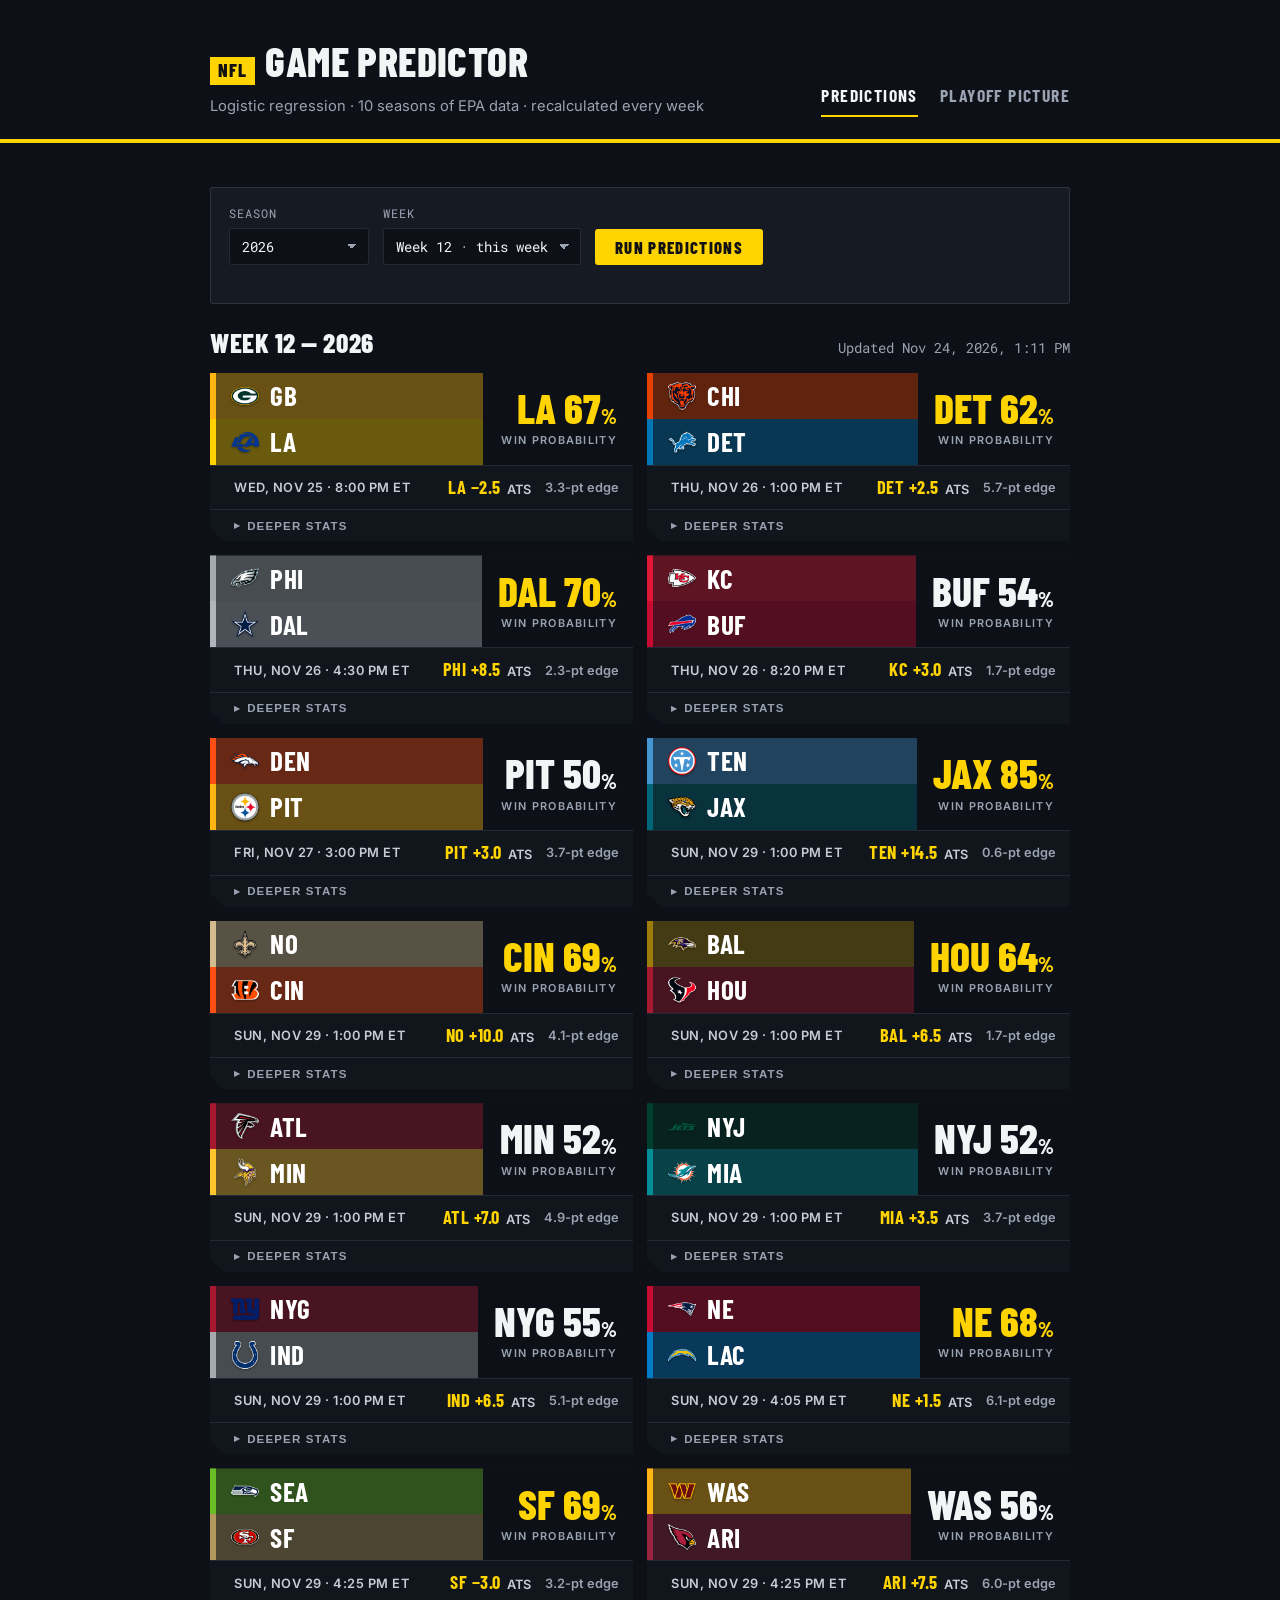
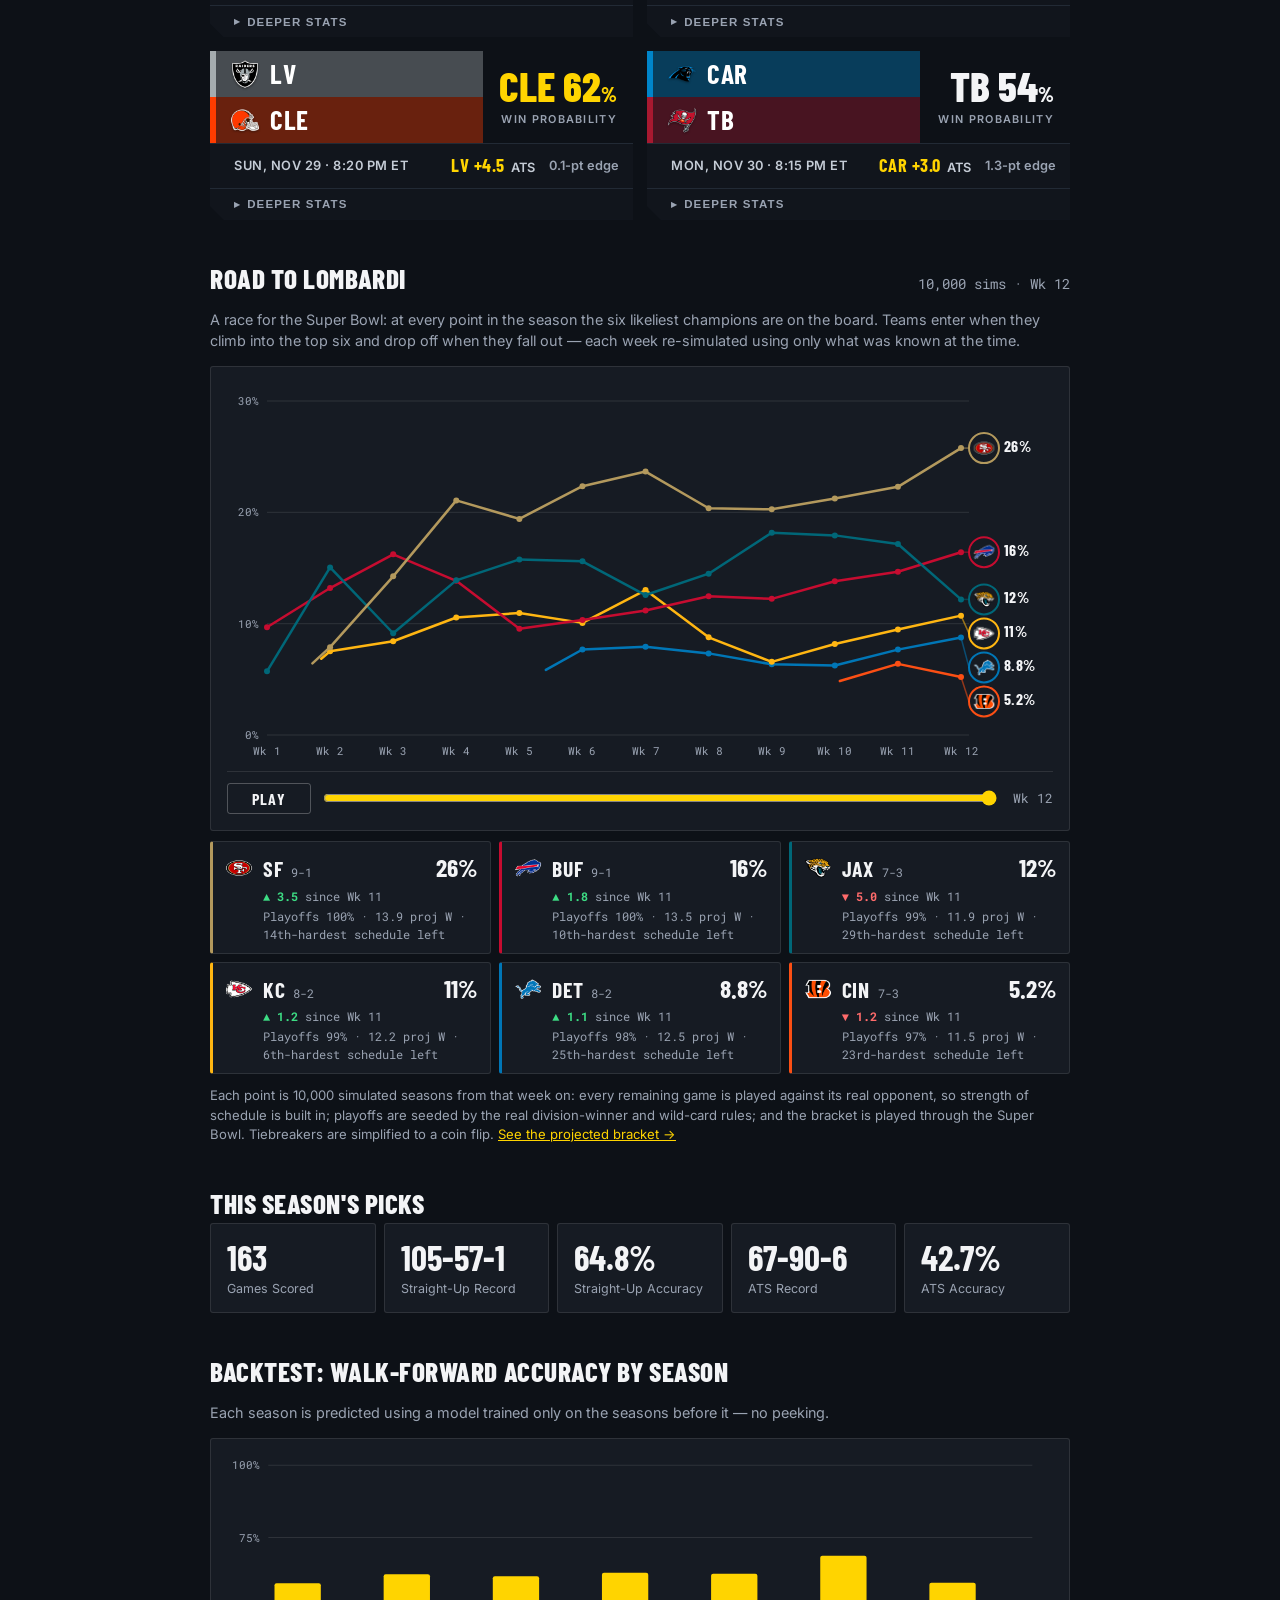
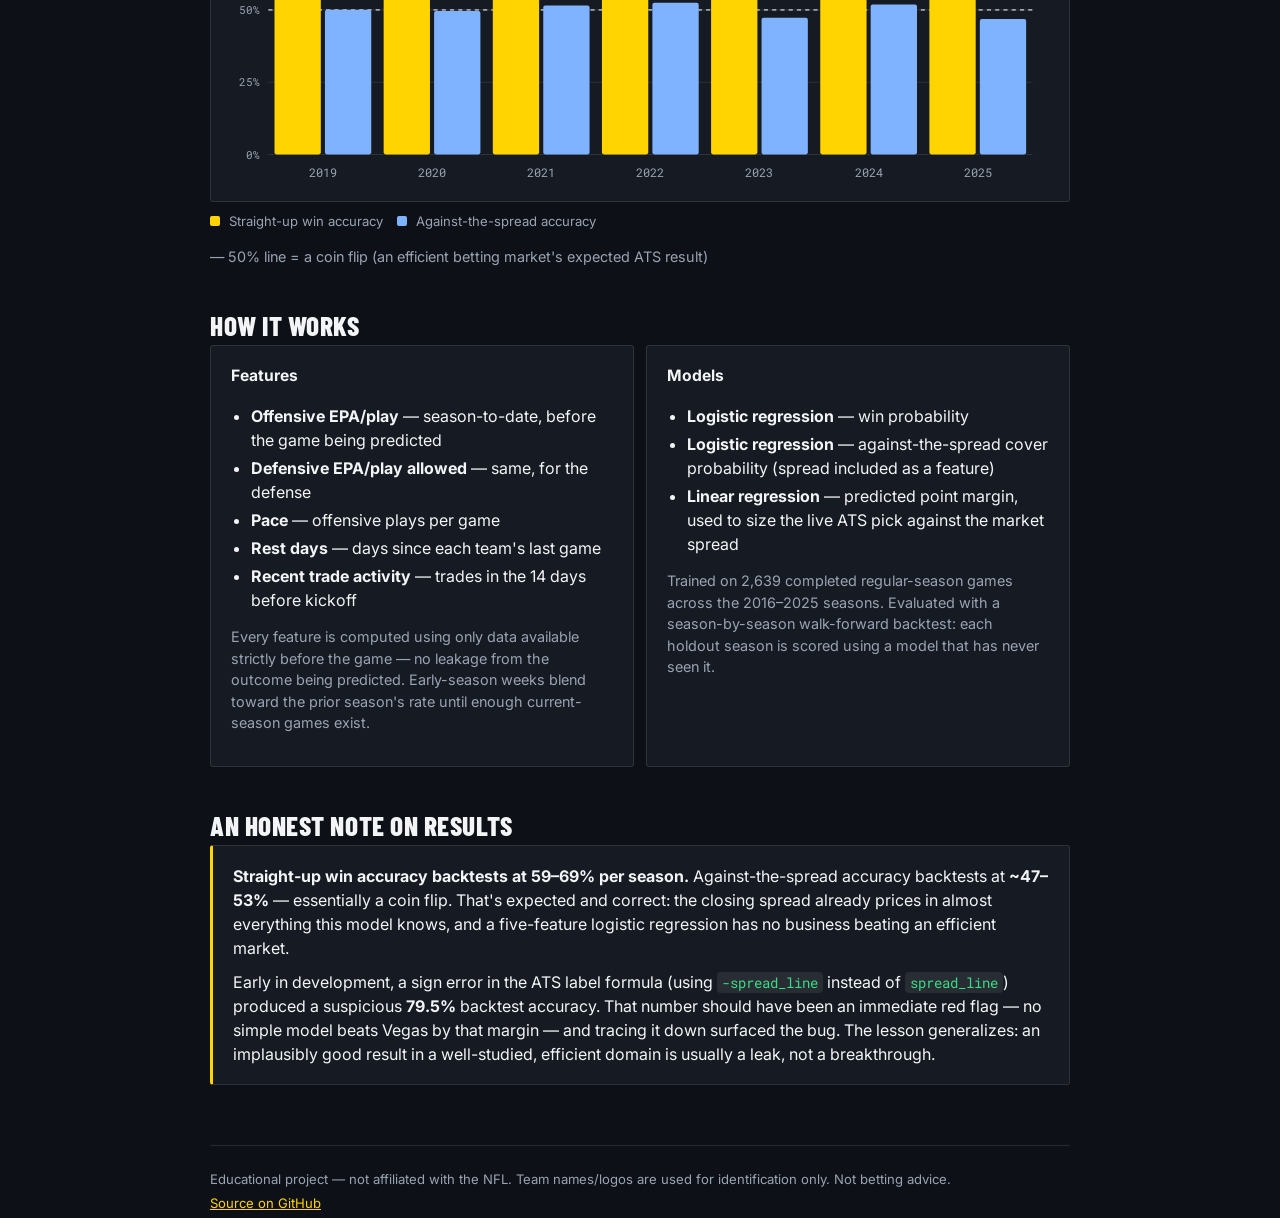
<file: docs/index.html>
<!DOCTYPE html>
<html lang="en">
<head>
<meta charset="UTF-8">
<meta name="viewport" content="width=device-width, initial-scale=1.0">
<title>NFL Game Predictor</title>
<meta name="description" content="A logistic regression model that predicts NFL game outcomes and spreads, trained on 10 seasons of play-by-play data, updated automatically every week.">
<link rel="icon" type="image/svg+xml" href="favicon.svg">

<meta property="og:type" content="website">
<meta property="og:title" content="NFL Game Predictor">
<meta property="og:description" content="A logistic regression model that predicts NFL game outcomes and ATS picks, trained on 10 seasons of play-by-play data, updated automatically every week.">
<meta property="og:url" content="https://jonacardiel.github.io/nfl-game-predictor/">
<meta name="twitter:card" content="summary">
<meta name="twitter:title" content="NFL Game Predictor">
<meta name="twitter:description" content="A logistic regression model that predicts NFL game outcomes and ATS picks, trained on 10 seasons of play-by-play data, updated automatically every week.">

<link rel="preconnect" href="https://fonts.googleapis.com">
<link rel="preconnect" href="https://fonts.gstatic.com" crossorigin>
<link href="https://fonts.googleapis.com/css2?family=Barlow+Condensed:wght@500;600;700;800&family=Inter:wght@400;600;700&family=Roboto+Mono:wght@400;600;700&display=swap" rel="stylesheet">
<!-- Bump ?v= on every CSS/JS change so browsers don't pair new HTML with a cached old file. -->
<link rel="stylesheet" href="style.css?v=2026-11-23.1">
</head>
<body>

<header class="site-header">
  <div class="wrap header-row">
    <div>
      <div class="brand">
        <span class="brand-mark">NFL</span>
        <h1>Game Predictor</h1>
      </div>
      <p class="tagline">Logistic regression &middot; 10 seasons of EPA data &middot; recalculated every week</p>
    </div>
    <nav class="site-nav" aria-label="Pages">
      <a href="./" aria-current="page">Predictions</a>
      <a href="bracket.html">Playoff Picture</a>
    </nav>
  </div>
</header>

<main class="wrap">

  <section id="predictions">
    <div class="console">
      <div class="console-row">
        <div class="field">
          <label for="season-select">Season</label>
          <select id="season-select"></select>
        </div>
        <div class="field">
          <label for="week-select">Week</label>
          <select id="week-select"></select>
        </div>
        <button id="run-btn" class="btn-run">
          <span class="btn-label">Run Predictions</span>
        </button>
      </div>
      <div id="console-status" class="console-status muted"></div>
    </div>

    <div id="loading-screen" class="loading-screen" hidden>
      <div class="progress-track"></div>
      <div class="loading-text">Running predictions&hellip;</div>
    </div>

    <div class="section-heading">
      <h2 id="week-title"></h2>
      <span id="last-updated" class="muted mono"></span>
    </div>
    <div id="games-list" class="games-list"></div>
  </section>

  <section id="lombardi" hidden>
    <div class="section-heading">
      <h2>Road to Lombardi</h2>
      <span id="lombardi-meta" class="muted mono"></span>
    </div>
    <p class="muted">A race for the Super Bowl: at every point in the season the six likeliest champions are on the board. Teams enter when they climb into the top six and drop off when they fall out — each week re-simulated using only what was known at the time.</p>
    <div class="chart-container lombardi-chart">
      <div id="lombardi-plot" class="lombardi-plot"></div>
      <div class="lombardi-controls">
        <button id="lombardi-play" class="btn-ghost" type="button">Play</button>
        <input id="lombardi-scrub" type="range" min="0" max="0" step="0.01" value="0" aria-label="Season week">
        <span id="lombardi-week" class="lombardi-week" aria-live="polite"></span>
      </div>
    </div>
    <div id="lombardi-legend" class="lombardi-legend"></div>
    <p class="muted lombardi-note">Each point is <span id="lombardi-sims">10,000</span> simulated seasons from that week on: every remaining game is played against its real opponent, so strength of schedule is built in; playoffs are seeded by the real division-winner and wild-card rules; and the bracket is played through the Super Bowl. Tiebreakers are simplified to a coin flip. <a href="bracket.html">See the projected bracket &rarr;</a></p>
  </section>

  <section id="scorecard">
    <h2>This Season's Picks</h2>
    <div id="scorecard-cards" class="scorecard-cards"></div>
    <p id="scorecard-caveat" class="muted small-sample-note" hidden></p>
  </section>

  <section id="performance">
    <h2>Backtest: Walk-Forward Accuracy by Season</h2>
    <p class="muted">Each season is predicted using a model trained only on the seasons before it — no peeking.</p>
    <div id="chart-container" class="chart-container"></div>
    <div class="legend">
      <span><i class="swatch win"></i> Straight-up win accuracy</span>
      <span><i class="swatch ats"></i> Against-the-spread accuracy</span>
      <span class="muted">— 50% line = a coin flip (an efficient betting market's expected ATS result)</span>
    </div>
  </section>

  <section id="how-it-works">
    <h2>How It Works</h2>
    <div class="how-grid">
      <div class="how-card">
        <h3>Features</h3>
        <ul>
          <li><strong>Offensive EPA/play</strong> — season-to-date, before the game being predicted</li>
          <li><strong>Defensive EPA/play allowed</strong> — same, for the defense</li>
          <li><strong>Pace</strong> — offensive plays per game</li>
          <li><strong>Rest days</strong> — days since each team's last game</li>
          <li><strong>Recent trade activity</strong> — trades in the 14 days before kickoff</li>
        </ul>
        <p class="muted">Every feature is computed using only data available strictly before the game — no leakage from the outcome being predicted. Early-season weeks blend toward the prior season's rate until enough current-season games exist.</p>
      </div>
      <div class="how-card">
        <h3>Models</h3>
        <ul>
          <li><strong>Logistic regression</strong> — win probability</li>
          <li><strong>Logistic regression</strong> — against-the-spread cover probability (spread included as a feature)</li>
          <li><strong>Linear regression</strong> — predicted point margin, used to size the live ATS pick against the market spread</li>
        </ul>
        <p class="muted">Trained on 2,639 completed regular-season games across the 2016–2025 seasons. Evaluated with a season-by-season walk-forward backtest: each holdout season is scored using a model that has never seen it.</p>
      </div>
    </div>
  </section>

  <section id="honest-results">
    <h2>An Honest Note on Results</h2>
    <div class="callout">
      <p><strong>Straight-up win accuracy backtests at 59–69% per season.</strong> Against-the-spread accuracy backtests at <strong>~47–53%</strong> — essentially a coin flip. That's expected and correct: the closing spread already prices in almost everything this model knows, and a five-feature logistic regression has no business beating an efficient market.</p>
      <p>Early in development, a sign error in the ATS label formula (using <code>-spread_line</code> instead of <code>spread_line</code>) produced a suspicious <strong>79.5%</strong> backtest accuracy. That number should have been an immediate red flag — no simple model beats Vegas by that margin — and tracing it down surfaced the bug. The lesson generalizes: an implausibly good result in a well-studied, efficient domain is usually a leak, not a breakthrough.</p>
    </div>
  </section>

  <footer class="site-footer">
    <p>Educational project — not affiliated with the NFL. Team names/logos are used for identification only. Not betting advice.</p>
    <p><a href="https://github.com/jonacardiel/nfl-game-predictor" target="_blank" rel="noopener">Source on GitHub</a></p>
  </footer>

</main>

<script src="app.js?v=2026-11-23.1"></script>
</body>
</html>
</file>
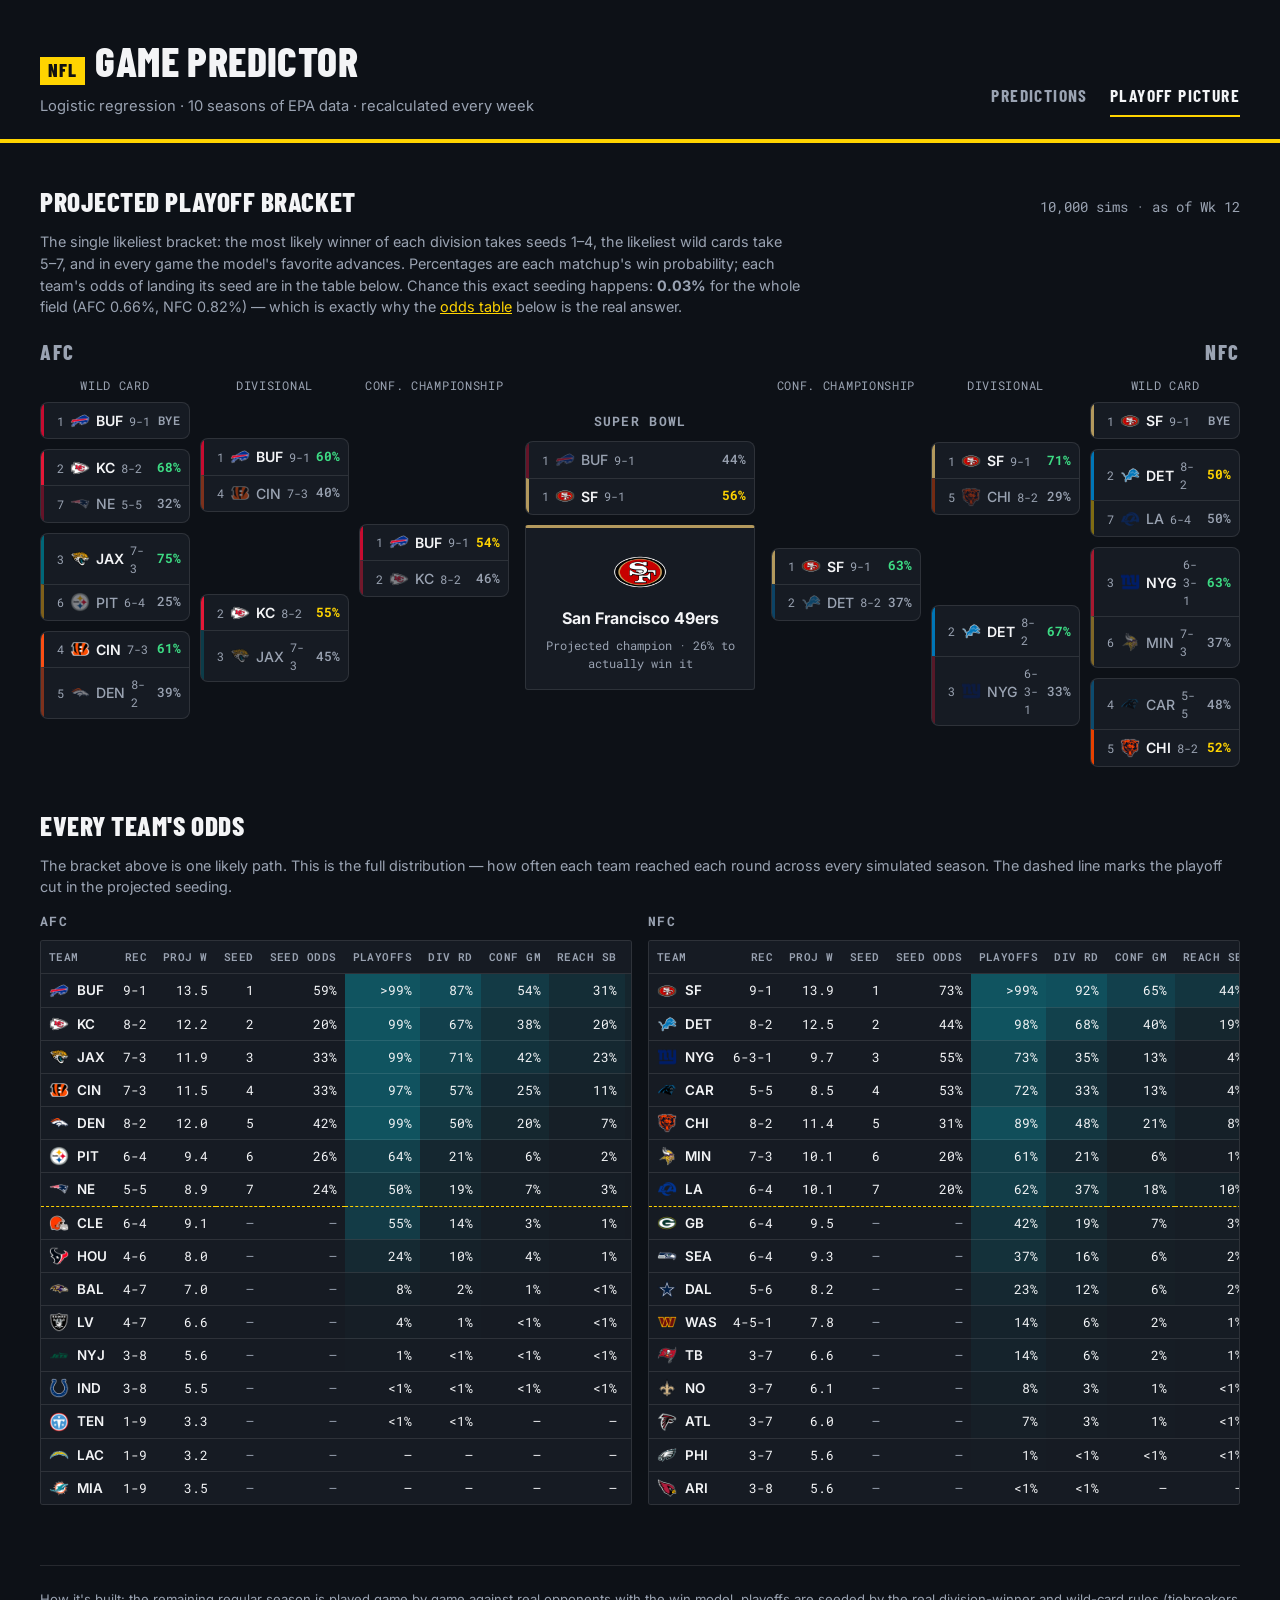
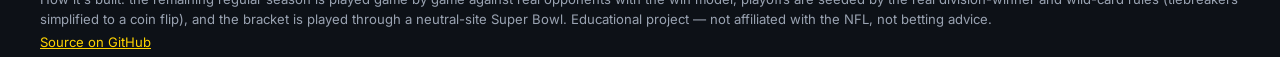
<file: docs/bracket.html>
<!DOCTYPE html>
<html lang="en">
<head>
<meta charset="UTF-8">
<meta name="viewport" content="width=device-width, initial-scale=1.0">
<title>Playoff Picture · NFL Game Predictor</title>
<meta name="description" content="The model's projected NFL playoff bracket — seeds, every simulated matchup through the Super Bowl, and each team's odds from 10,000 simulated seasons.">
<link rel="icon" type="image/svg+xml" href="favicon.svg">

<meta property="og:type" content="website">
<meta property="og:title" content="Playoff Picture · NFL Game Predictor">
<meta property="og:description" content="Projected NFL playoff bracket and every team's odds from 10,000 simulated seasons, updated weekly.">
<meta property="og:url" content="https://jonacardiel.github.io/nfl-game-predictor/bracket.html">
<meta name="twitter:card" content="summary">

<link rel="preconnect" href="https://fonts.googleapis.com">
<link rel="preconnect" href="https://fonts.gstatic.com" crossorigin>
<link href="https://fonts.googleapis.com/css2?family=Barlow+Condensed:wght@500;600;700;800&family=Inter:wght@400;600;700&family=Roboto+Mono:wght@400;600;700&display=swap" rel="stylesheet">
<!-- Bump ?v= on every CSS/JS change so browsers don't pair new HTML with a cached old file. -->
<link rel="stylesheet" href="style.css?v=2026-11-23.1">
</head>
<body>

<header class="site-header">
  <div class="wrap wrap-wide header-row">
    <div>
      <div class="brand">
        <span class="brand-mark">NFL</span>
        <h1>Game Predictor</h1>
      </div>
      <p class="tagline">Logistic regression &middot; 10 seasons of EPA data &middot; recalculated every week</p>
    </div>
    <nav class="site-nav" aria-label="Pages">
      <a href="./">Predictions</a>
      <a href="bracket.html" aria-current="page">Playoff Picture</a>
    </nav>
  </div>
</header>

<main class="wrap wrap-wide">

  <section id="bracket-section">
    <div class="section-heading">
      <h2>Projected Playoff Bracket</h2>
      <span id="bracket-meta" class="muted mono"></span>
    </div>
    <p id="bracket-intro" class="muted bracket-intro"></p>
    <div id="bracket" class="bracket"></div>
  </section>

  <section id="odds-section">
    <h2>Every Team's Odds</h2>
    <p class="muted">The bracket above is one likely path. This is the full distribution — how often each team reached each round across every simulated season. The dashed line marks the playoff cut in the projected seeding.</p>
    <div id="odds-grid" class="odds-grid"></div>
  </section>

  <footer class="site-footer">
    <p>How it's built: the remaining regular season is played game by game against real opponents with the win model, playoffs are seeded by the real division-winner and wild-card rules (tiebreakers simplified to a coin flip), and the bracket is played through a neutral-site Super Bowl. Educational project — not affiliated with the NFL, not betting advice.</p>
    <p><a href="https://github.com/jonacardiel/nfl-game-predictor" target="_blank" rel="noopener">Source on GitHub</a></p>
  </footer>

</main>

<script src="bracket.js?v=2026-11-23.1"></script>
</body>
</html>
</file>
<file: docs/style.css>
:root {
  --bg-primary: #0d1117;
  --bg-surface: #161b23;
  --bg-surface-hover: #1c222c;
  --border: rgba(255, 255, 255, 0.1);

  /* First-down-line yellow is the one brand accent; green/red only ever mean hit/miss. */
  --accent: #ffd400;
  --good: #3ddc84;
  --bad: #ff6b6b;
  --series-b: #7fb2ff;

  --text-primary: #f3f4f6;
  --text-secondary: #9aa3b2;

  --font-ui: "Inter", -apple-system, BlinkMacSystemFont, "Segoe UI", Roboto, Helvetica, Arial, sans-serif;
  --font-display: "Barlow Condensed", "Arial Narrow", "Roboto Condensed", Impact, sans-serif;
  --font-mono: "Roboto Mono", "SFMono-Regular", Consolas, "Liberation Mono", Menlo, monospace;

  --radius: 3px;
}

* { box-sizing: border-box; }

html { color-scheme: dark; }

body {
  margin: 0;
  background: var(--bg-primary);
  color: var(--text-primary);
  font-family: var(--font-ui);
  line-height: 1.5;
  -webkit-font-smoothing: antialiased;
}

.wrap { max-width: 900px; margin: 0 auto; padding: 0 20px; }
.muted { color: var(--text-secondary); font-size: 0.9rem; }
.mono { font-family: var(--font-mono); }

/* Header */
.site-header { padding: 40px 0 0; border-bottom: 4px solid var(--accent); }
.brand { display: flex; align-items: baseline; gap: 10px; }
.brand-mark {
  font-family: var(--font-display);
  font-size: 1.15rem;
  font-weight: 800;
  letter-spacing: 0.06em;
  color: #111;
  background: var(--accent);
  padding: 0 8px;
  line-height: 1.5;
}
.site-header h1 {
  margin: 0;
  font-family: var(--font-display);
  font-size: 2.6rem;
  font-weight: 800;
  line-height: 1;
  letter-spacing: 0.01em;
  text-transform: uppercase;
}
.site-header .tagline { margin: 10px 0 0; color: var(--text-secondary); font-size: 0.92rem; }

.header-row { display: flex; justify-content: space-between; align-items: flex-end; flex-wrap: wrap; gap: 16px 32px; padding-bottom: 22px; }
.site-nav { display: flex; gap: 22px; }
.site-nav a {
  font-family: var(--font-display);
  font-size: 1.1rem;
  font-weight: 700;
  letter-spacing: 0.08em;
  text-transform: uppercase;
  color: var(--text-secondary);
  text-decoration: none;
  padding: 6px 0;
  border-bottom: 2px solid transparent;
}
.site-nav a:hover { color: var(--text-primary); }
.site-nav a[aria-current="page"] { color: var(--text-primary); border-bottom-color: var(--accent); }
.site-nav a:focus-visible { outline: 2px solid var(--accent); outline-offset: 3px; }

.wrap-wide { max-width: 1240px; }

/* Shared SVG chart text */
.chart-axis { font-family: var(--font-mono); font-size: 11px; fill: var(--text-secondary); }

main { padding-bottom: 60px; }
section { margin-top: 44px; }
section h2 {
  font-family: var(--font-display);
  font-size: 1.7rem;
  line-height: 1.1;
  margin-bottom: 4px;
  letter-spacing: 0.02em;
  text-transform: uppercase;
  font-weight: 800;
}

.section-heading {
  display: flex;
  justify-content: space-between;
  align-items: baseline;
  flex-wrap: wrap;
  gap: 6px;
  margin: 24px 0 14px;
}
.section-heading h2 { margin: 0; }

/* Surface: the one shared card style, used flat everywhere */
.console,
.stat-card,
.chart-container,
.how-card {
  background: var(--bg-surface);
  border: 1px solid var(--border);
  border-radius: var(--radius);
}

/* Console (season/week control bar) */
.console { padding: 16px 18px; }
.console-row {
  display: flex;
  align-items: flex-end;
  gap: 14px;
  flex-wrap: wrap;
}
.field { display: flex; flex-direction: column; gap: 6px; }
.field label {
  font-family: var(--font-mono);
  font-size: 0.75rem;
  letter-spacing: 0.08em;
  text-transform: uppercase;
  color: var(--text-secondary);
}
.field select {
  background: var(--bg-primary);
  border: 1px solid var(--border);
  color: var(--text-primary);
  font-family: var(--font-mono);
  font-size: 0.88rem;
  padding: 8px 32px 8px 12px;
  border-radius: var(--radius);
  min-width: 140px;
  appearance: none;
  cursor: pointer;
  background-image: linear-gradient(45deg, transparent 50%, var(--text-secondary) 50%), linear-gradient(135deg, var(--text-secondary) 50%, transparent 50%);
  background-position: calc(100% - 16px) center, calc(100% - 11px) center;
  background-size: 5px 5px, 5px 5px;
  background-repeat: no-repeat;
}
.field select:focus { border-color: var(--accent); }
.field select:focus-visible { outline: 2px solid var(--accent); outline-offset: 2px; }

.btn-run {
  font-family: var(--font-display);
  font-weight: 800;
  font-size: 1.05rem;
  letter-spacing: 0.08em;
  text-transform: uppercase;
  color: #111;
  background: var(--accent);
  border: none;
  border-radius: var(--radius);
  padding: 8px 20px;
  cursor: pointer;
}
.btn-run:hover { background: #ffe033; }
.btn-run:active { background: #e6bf00; transform: scale(0.97); }
.btn-run:focus-visible { outline: 2px solid var(--accent); outline-offset: 2px; }
.btn-run:disabled { opacity: 0.5; cursor: default; }

.console-status { margin-top: 10px; font-family: var(--font-mono); font-size: 0.78rem; min-height: 1em; color: var(--bad); }

/* Loading state — a plain indeterminate progress bar, not a decorative animation */
.loading-screen {
  display: flex;
  flex-direction: column;
  align-items: center;
  justify-content: center;
  gap: 14px;
  padding: 48px 20px;
}
.loading-screen[hidden] { display: none; }
.progress-track {
  width: 200px;
  height: 3px;
  border-radius: 2px;
  background: var(--border);
  overflow: hidden;
  position: relative;
}
.progress-track::after {
  content: "";
  position: absolute;
  top: 0;
  left: -40%;
  width: 40%;
  height: 100%;
  background: var(--accent);
  animation: indeterminate 1.1s ease-in-out infinite;
}
@keyframes indeterminate {
  0% { left: -40%; }
  100% { left: 100%; }
}
.loading-text {
  font-family: var(--font-mono);
  font-size: 0.76rem;
  letter-spacing: 0.08em;
  color: var(--text-secondary);
}

/* Game cards: a TV score bug. Team-color slabs on the left, win probability on the right,
   a data strip along the bottom. Collapsed cards use a darkened tint of each team's color so
   sixteen of them don't shout; expanding a card brings the slabs up to full color. */
.games-list {
  display: grid;
  grid-template-columns: repeat(2, minmax(0, 1fr));
  gap: 14px;
}
.games-list.is-refreshing { opacity: 0.45; pointer-events: none; transition: opacity 0.1s ease; }

.game-card {
  background: var(--bg-surface);
  clip-path: polygon(0 0, 100% 0, 100% 100%, 14px 100%, 0 calc(100% - 14px));
}
.game-card.is-expanded { grid-column: 1 / -1; }

.card-top { display: grid; grid-template-columns: minmax(0, 1fr) auto; align-items: stretch; }
.matchup-teams { min-width: 0; }

.team-row {
  --fill: color-mix(in srgb, var(--team) 38%, #0d1117);
  display: flex;
  align-items: center;
  gap: 10px;
  height: 46px;
  padding: 0 14px;
  background: var(--fill);
  border-left: 6px solid var(--team);
  color: #fff;
  transition: background 0.15s ease;
}
.game-card.is-expanded .team-row { background: var(--team); color: var(--on-team); }
.team-logo { width: 30px; height: 30px; object-fit: contain; flex-shrink: 0; filter: drop-shadow(0 1px 1px rgba(0, 0, 0, 0.4)); }
.team-abbr { font-family: var(--font-display); font-weight: 700; font-size: 1.7rem; line-height: 1; letter-spacing: 0.02em; }
.team-score { margin-left: auto; font-family: var(--font-display); font-weight: 800; font-size: 1.9rem; line-height: 1; }
/* A finished game's loser steps back with a flatter fill, not opacity (keeps text contrast). */
.team-row.is-loser { --fill: color-mix(in srgb, var(--team) 14%, #0d1117); color: var(--text-secondary); }
.game-card.is-expanded .team-row.is-loser { background: color-mix(in srgb, var(--team) 40%, #0d1117); color: #fff; }
.team-row.is-loser .team-score { font-weight: 600; }
.team-row.is-loser .team-logo { opacity: 0.6; }

.headline-stats {
  display: flex;
  flex-direction: column;
  align-items: flex-end;
  justify-content: center;
  gap: 6px;
  min-width: 150px;
  padding: 0 16px;
  background: var(--bg-primary);
}
.win-prob {
  font-family: var(--font-display);
  font-weight: 800;
  font-size: 2.6rem;
  line-height: 0.9;
  white-space: nowrap;
  color: var(--text-primary);
}
.win-prob small { font-size: 0.5em; }
.win-prob.value-lime { color: var(--accent); }
.win-prob.value-muted { color: var(--text-secondary); }
.win-prob-label {
  font-size: 0.68rem;
  font-weight: 600;
  letter-spacing: 0.12em;
  text-transform: uppercase;
  color: var(--text-secondary);
}

.card-strip {
  display: flex;
  align-items: center;
  flex-wrap: wrap;
  gap: 4px 14px;
  padding: 8px 14px 8px 24px;
  background: #11151c;
  border-top: 1px solid #222a35;
  font-size: 0.8rem;
  font-weight: 600;
  color: #c5ccd6;
}
.kickoff-tag { margin-right: auto; font-size: 0.8rem; font-weight: 600; letter-spacing: 0.04em; text-transform: uppercase; color: #c5ccd6; white-space: nowrap; }
.kickoff-tag.is-final { color: var(--text-primary); }
.ats-line { white-space: nowrap; }
.ats-line b { margin-right: 3px; font-family: var(--font-display); font-size: 1.15rem; font-weight: 700; letter-spacing: 0.03em; color: var(--accent); }
.ats-line.value-muted, .ats-line.value-muted b { color: var(--text-secondary); }
.ats-edge { color: var(--text-secondary); white-space: nowrap; }

.badge-inline {
  margin-left: 6px;
  padding: 0 6px;
  font-family: var(--font-display);
  font-size: 0.85rem;
  font-weight: 800;
  letter-spacing: 0.08em;
  color: #111;
}
.badge-inline.correct { background: var(--good); }
.badge-inline.incorrect { background: var(--bad); }
.badge-inline.push { background: var(--text-secondary); }

/* Progressive disclosure */
.expand-toggle {
  display: flex;
  align-items: center;
  gap: 6px;
  width: 100%;
  margin: 0;
  padding: 9px 24px;
  border: none;
  border-top: 1px solid #222a35;
  background: #11151c;
  cursor: pointer;
  font-size: 0.72rem;
  font-weight: 600;
  letter-spacing: 0.1em;
  text-transform: uppercase;
  color: var(--text-secondary);
  user-select: none;
}
.expand-toggle:hover { color: var(--text-primary); }
.expand-toggle:active { color: var(--accent); }
.expand-toggle:focus-visible { outline: 2px solid var(--accent); outline-offset: 2px; }
.expand-toggle .chevron { transition: transform 0.12s ease; font-size: 0.68rem; }
.game-card.is-expanded .expand-toggle .chevron { transform: rotate(90deg); }

.card-detail {
  display: none;
  padding: 16px 24px 18px;
  border-top: 1px solid #222a35;
}
.game-card.is-expanded .card-detail { display: block; }

.detail-grid {
  display: grid;
  grid-template-columns: repeat(auto-fit, minmax(120px, 1fr));
  gap: 10px 16px;
  margin-bottom: 14px;
}
.detail-item .detail-label {
  font-family: var(--font-mono);
  font-size: 0.75rem;
  text-transform: uppercase;
  letter-spacing: 0.04em;
  color: var(--text-secondary);
  display: block;
}
.detail-item .detail-value {
  font-family: var(--font-mono);
  font-size: 0.9rem;
  font-weight: 600;
}

.sparkline-block { margin-top: 6px; }
.sparkline-block .detail-label {
  font-family: var(--font-mono);
  font-size: 0.75rem;
  text-transform: uppercase;
  letter-spacing: 0.04em;
  color: var(--text-secondary);
  display: block;
  margin-bottom: 6px;
}
.sparkline-block svg { width: 100%; height: 48px; display: block; }
.sparkline-empty { font-size: 0.78rem; color: var(--text-secondary); font-style: italic; }

/* Road to Lombardi */
.lombardi-chart { padding: 12px 14px 10px; }
.lombardi-plot svg { display: block; width: 100%; height: auto; overflow: visible; }
.lombardi-team { transition: opacity 0.15s ease; }
.lombardi-plot.has-focus .lombardi-team:not(.is-focused) { opacity: 0.15; }
.lombardi-value { font-family: var(--font-display); font-size: 16px; letter-spacing: 0.02em; font-weight: 700; fill: var(--text-primary); }

.lombardi-controls {
  display: flex;
  align-items: center;
  gap: 12px;
  margin-top: 8px;
  padding-top: 10px;
  border-top: 1px solid var(--border);
}
.btn-ghost {
  font-family: var(--font-display);
  font-size: 1rem;
  font-weight: 700;
  letter-spacing: 0.08em;
  text-transform: uppercase;
  color: var(--text-primary);
  background: transparent;
  border: 1px solid rgba(255, 255, 255, 0.25);
  border-radius: var(--radius);
  padding: 5px 0;
  min-width: 84px;
  cursor: pointer;
}
.btn-ghost:hover { border-color: var(--accent); }
.btn-ghost:active { transform: scale(0.97); }
.btn-ghost:focus-visible { outline: 2px solid var(--accent); outline-offset: 2px; }
.btn-ghost:disabled { opacity: 0.4; cursor: default; }
/* Taller element = bigger touch target; the visible track stays thin. */
#lombardi-scrub { flex: 1; min-width: 0; height: 32px; margin: 0; accent-color: var(--accent); cursor: pointer; }
.lombardi-week { font-family: var(--font-mono); font-size: 0.8rem; color: var(--text-secondary); min-width: 44px; text-align: right; }

.lombardi-legend { display: grid; grid-template-columns: repeat(3, 1fr); gap: 8px; margin-top: 10px; }
.lombardi-row {
  display: flex;
  align-items: flex-start;
  gap: 10px;
  padding: 10px 12px;
  font: inherit;
  color: inherit;
  text-align: left;
  background: var(--bg-surface);
  border: 1px solid var(--border);
  border-left: 3px solid var(--team, var(--border));
  border-radius: var(--radius);
  cursor: pointer;
}
.lombardi-row:hover, .lombardi-row.is-focused { background: var(--bg-surface-hover); }
.lombardi-row[aria-pressed="true"] { border-color: var(--team); }
.lombardi-row:focus-visible { outline: 2px solid var(--accent); outline-offset: 2px; }
.row-logo { width: 28px; height: 28px; object-fit: contain; flex-shrink: 0; margin-top: 2px; }
.row-main { display: block; flex: 1; min-width: 0; }
.row-top { display: flex; align-items: baseline; gap: 8px; }
.row-abbr { font-family: var(--font-display); font-weight: 700; font-size: 1.35rem; letter-spacing: 0.03em; }
.row-record { font-family: var(--font-mono); font-size: 0.78rem; color: var(--text-secondary); }
.row-odds { margin-left: auto; font-family: var(--font-display); font-size: 1.6rem; line-height: 1; font-weight: 700; }
.row-sub { display: block; margin-top: 2px; font-family: var(--font-mono); font-size: 0.75rem; color: var(--text-secondary); }
.row-delta { font-weight: 700; }
.row-delta.is-up { color: var(--good); }
.row-delta.is-down { color: var(--bad); }
.lombardi-note { margin-top: 12px; font-size: 0.82rem; }
.lombardi-note a, .bracket-intro a { color: var(--accent); }

@media (max-width: 860px) {
  .lombardi-legend { grid-template-columns: repeat(2, 1fr); }
}

/* Playoff bracket page */
.bracket-intro { margin-top: 6px; max-width: 760px; }
.bracket {
  display: grid;
  grid-template-columns: minmax(0, 1fr) minmax(190px, 230px) minmax(0, 1fr);
  gap: 16px;
  margin-top: 18px;
}
.conf-block h3 {
  margin: 0 0 10px;
  font-family: var(--font-display);
  font-size: 1.3rem;
  font-weight: 800;
  letter-spacing: 0.08em;
  color: var(--text-secondary);
}
.conf-block.is-nfc h3 { text-align: right; }
.conf-bracket { display: grid; grid-template-columns: repeat(3, minmax(0, 1fr)); gap: 10px; }
.conf-block.is-nfc .bk-round:nth-child(1) { grid-column: 3; grid-row: 1; }
.conf-block.is-nfc .bk-round:nth-child(2) { grid-column: 2; grid-row: 1; }
.conf-block.is-nfc .bk-round:nth-child(3) { grid-column: 1; grid-row: 1; }
.bk-round { display: flex; flex-direction: column; gap: 8px; }
.bk-round-title {
  font-family: var(--font-mono);
  font-size: 0.72rem;
  letter-spacing: 0.06em;
  text-transform: uppercase;
  color: var(--text-secondary);
  text-align: center;
}
.bk-round-games { flex: 1; display: flex; flex-direction: column; justify-content: space-around; gap: 10px; }

.bk-game {
  background: var(--bg-surface);
  border: 1px solid var(--border);
  border-radius: 8px;
  overflow: hidden;
}
.bk-team {
  display: flex;
  align-items: center;
  gap: 6px;
  padding: 7px 8px;
  border-left: 3px solid var(--team, transparent);
}
.bk-team + .bk-team { border-top: 1px solid var(--border); }
/* Color, not opacity, so the underdog's name/record/odds stay above 4.5:1. */
.bk-team.is-out .bk-abbr,
.bk-team.is-out .bk-prob { color: var(--text-secondary); font-weight: 500; }
.bk-team.is-out .bk-logo { opacity: 0.45; }
.bk-team.is-out { border-left-color: color-mix(in srgb, var(--team) 45%, transparent); }
.bk-seed { width: 12px; font-family: var(--font-mono); font-size: 0.75rem; color: var(--text-secondary); text-align: right; flex-shrink: 0; }
.bk-logo { width: 20px; height: 20px; object-fit: contain; flex-shrink: 0; }
.bk-abbr { font-weight: 600; font-size: 0.88rem; }
.bk-rec { font-family: var(--font-mono); font-size: 0.75rem; color: var(--text-secondary); }
.bk-prob { margin-left: auto; font-family: var(--font-mono); font-size: 0.82rem; font-weight: 700; }
.bk-prob.value-lime { color: var(--good); }
.bk-prob.value-cyan { color: var(--accent); }
.bk-prob.is-bye { font-size: 0.72rem; letter-spacing: 0.06em; color: var(--text-secondary); font-weight: 600; }

.sb-block { display: flex; flex-direction: column; justify-content: center; gap: 10px; }
.sb-block h3 {
  margin: 0;
  font-family: var(--font-mono);
  font-size: 0.8rem;
  letter-spacing: 0.1em;
  color: var(--text-secondary);
  text-align: center;
}
.sb-champ {
  display: flex;
  flex-direction: column;
  align-items: center;
  gap: 6px;
  padding: 16px 12px;
  background: var(--bg-surface);
  border: 1px solid var(--border);
  border-top: 3px solid var(--team, var(--accent));
  border-radius: var(--radius);
  text-align: center;
}
.sb-champ img { width: 56px; height: 56px; object-fit: contain; }
.sb-champ-name { font-weight: 700; }
.sb-champ-odds { font-family: var(--font-mono); font-size: 0.78rem; color: var(--text-secondary); }

.odds-grid { display: grid; grid-template-columns: repeat(2, minmax(0, 1fr)); gap: 16px; margin-top: 14px; }
.odds-grid h3 { margin: 0 0 8px; font-family: var(--font-mono); font-size: 0.8rem; letter-spacing: 0.1em; color: var(--text-secondary); }
.table-scroll { overflow-x: auto; background: var(--bg-surface); border: 1px solid var(--border); border-radius: var(--radius); }
.odds-table { width: 100%; border-collapse: collapse; font-size: 0.84rem; }
.odds-table th {
  padding: 8px 8px;
  font-family: var(--font-mono);
  font-size: 0.7rem;
  font-weight: 600;
  letter-spacing: 0.04em;
  text-transform: uppercase;
  color: var(--text-secondary);
  text-align: right;
  white-space: nowrap;
  border-bottom: 1px solid var(--border);
}
.odds-table td {
  padding: 6px 8px;
  font-family: var(--font-mono);
  text-align: right;
  white-space: nowrap;
  border-bottom: 1px solid var(--border);
}
.odds-table tbody tr:last-child td { border-bottom: none; }
.odds-table th.team-col, .odds-table td.team-col { text-align: left; }
.odds-table .team-cell { display: flex; align-items: center; gap: 8px; font-family: var(--font-ui); font-weight: 600; }
.odds-table .team-cell img { width: 20px; height: 20px; object-fit: contain; }
.odds-table tr.is-cutline td { border-bottom: 1px dashed var(--accent); }
.odds-table .muted-cell { color: var(--text-secondary); }

@media (max-width: 1000px) {
  .bracket { grid-template-columns: minmax(0, 1fr); }
  .conf-bracket { grid-template-columns: minmax(0, 1fr); }
  .conf-block.is-nfc h3 { text-align: left; }
  .conf-block.is-nfc .bk-round:nth-child(n) { grid-column: auto; grid-row: auto; }
  .bk-round-games { display: grid; grid-template-columns: repeat(2, minmax(0, 1fr)); }
  .bk-round-title { text-align: left; }
  .odds-grid { grid-template-columns: minmax(0, 1fr); }
}

/* Scorecard */
.scorecard-cards {
  display: grid;
  grid-template-columns: repeat(auto-fit, minmax(150px, 1fr));
  gap: 8px;
}
.stat-card { padding: 14px 16px; }
.stat-card .stat-value { font-family: var(--font-display); font-size: 2.2rem; line-height: 1.1; font-weight: 700; color: var(--text-primary); }
.stat-card .stat-label { color: var(--text-secondary); font-size: 0.78rem; margin-top: 3px; }

.small-sample-note { margin-top: 10px; font-style: italic; }

/* Chart */
.chart-container { padding: 16px; }
.chart-container svg { width: 100%; height: auto; display: block; }
.legend {
  display: flex;
  flex-wrap: wrap;
  gap: 14px;
  margin-top: 10px;
  font-size: 0.82rem;
  color: var(--text-secondary);
  align-items: center;
}
.legend .swatch { display: inline-block; width: 10px; height: 10px; border-radius: 2px; margin-right: 5px; }
.legend .swatch.win { background: var(--accent); }
.legend .swatch.ats { background: var(--series-b); }

/* How it works */
.how-grid { display: grid; grid-template-columns: 1fr 1fr; gap: 12px; }
.how-card { padding: 18px 20px; }
.how-card h3 { margin-top: 0; font-size: 0.98rem; }
.how-card ul { margin: 0 0 10px; padding-left: 20px; }
.how-card li { margin-bottom: 4px; }

@media (max-width: 640px) {
  .how-grid { grid-template-columns: 1fr; }
  .games-list { grid-template-columns: 1fr; }
  .lombardi-legend { grid-template-columns: 1fr; }
  .bk-round-games { grid-template-columns: 1fr; }
}

@media (prefers-reduced-motion: reduce) {
  *, *::before, *::after {
    transition: none !important;
    animation-duration: 0.01ms !important;
    animation-iteration-count: 1 !important;
  }
}

/* Callout */
.callout {
  background: var(--bg-surface);
  border: 1px solid var(--border);
  border-left: 3px solid var(--accent);
  border-radius: var(--radius);
  padding: 18px 20px;
}
.callout p { margin: 0 0 10px; }
.callout p:last-child { margin-bottom: 0; }
.callout code {
  background: rgba(255, 255, 255, 0.08);
  padding: 1px 5px;
  border-radius: 4px;
  font-family: var(--font-mono);
  font-size: 0.88em;
  color: var(--good);
}

/* Footer */
.site-footer {
  margin-top: 60px;
  padding-top: 20px;
  border-top: 1px solid var(--border);
  color: var(--text-secondary);
  font-size: 0.82rem;
}
.site-footer a { color: var(--accent); }
.site-footer p { margin: 4px 0; }
</file>
